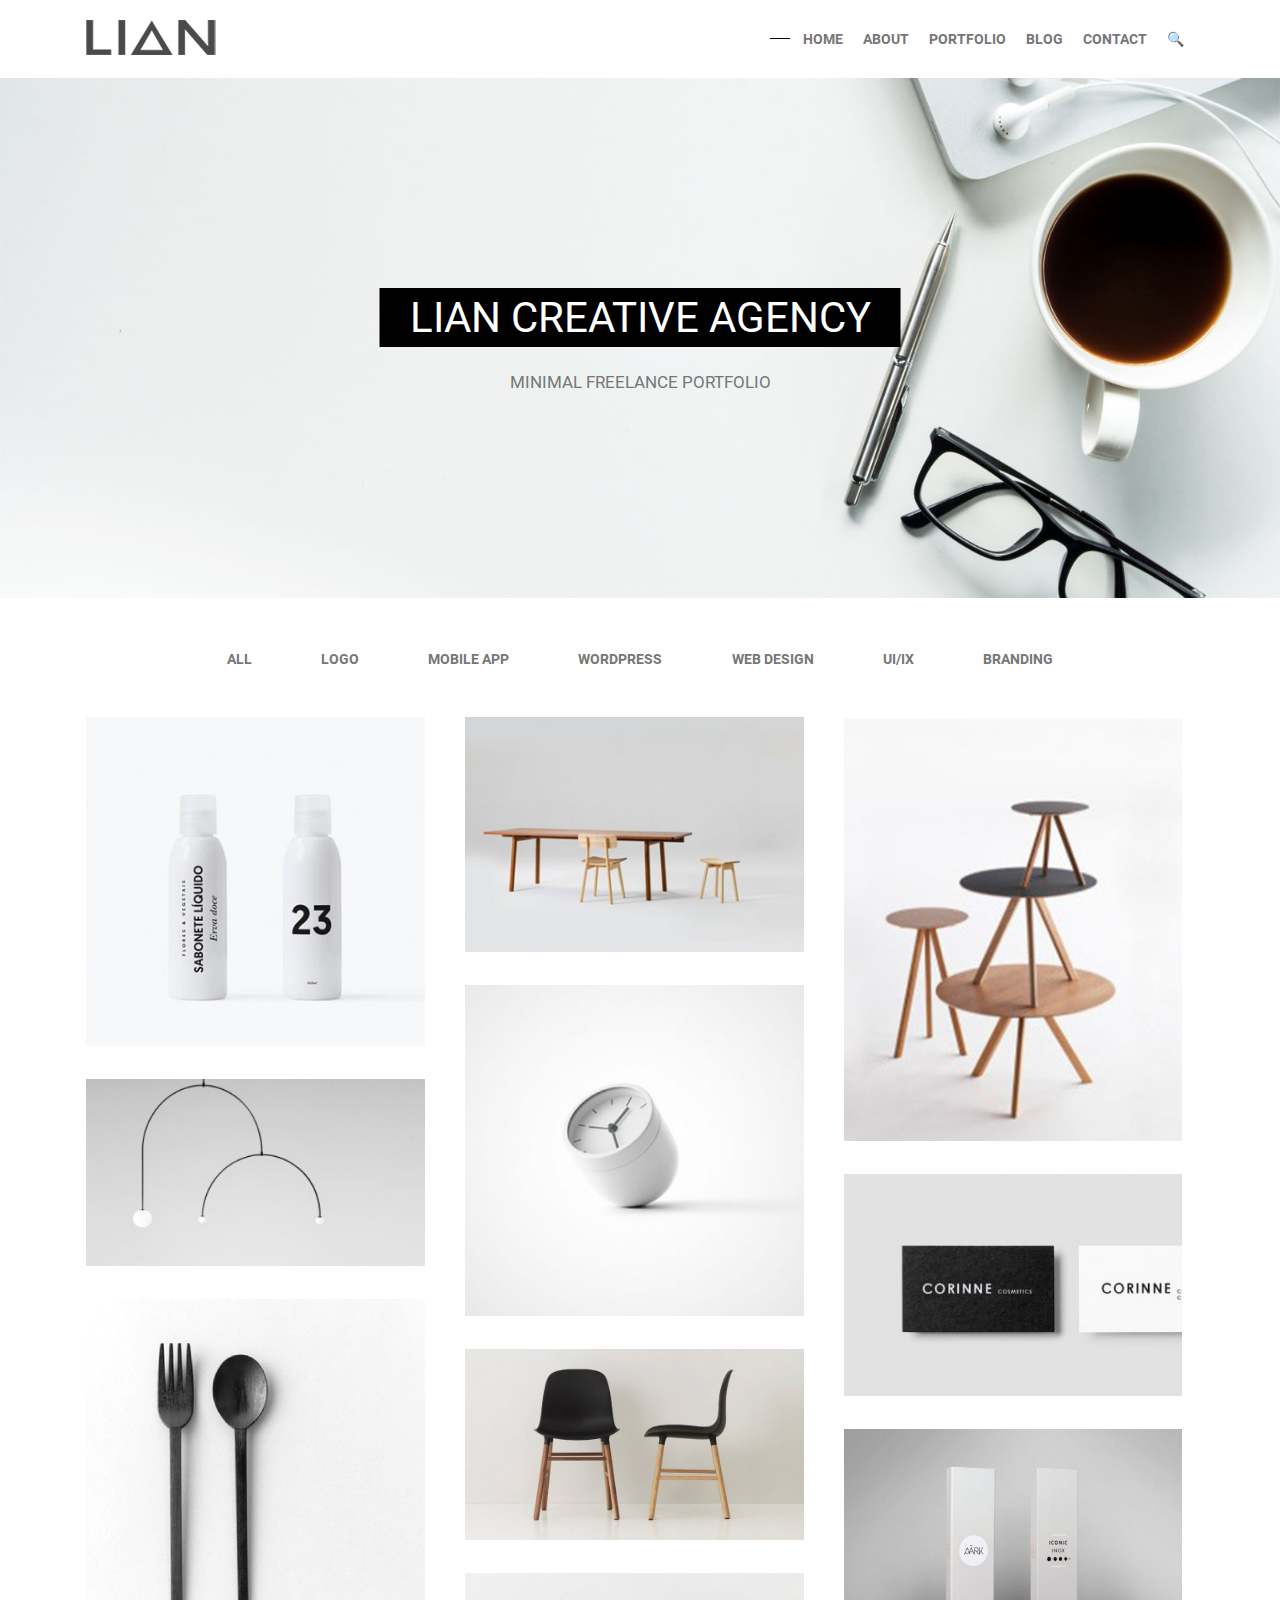
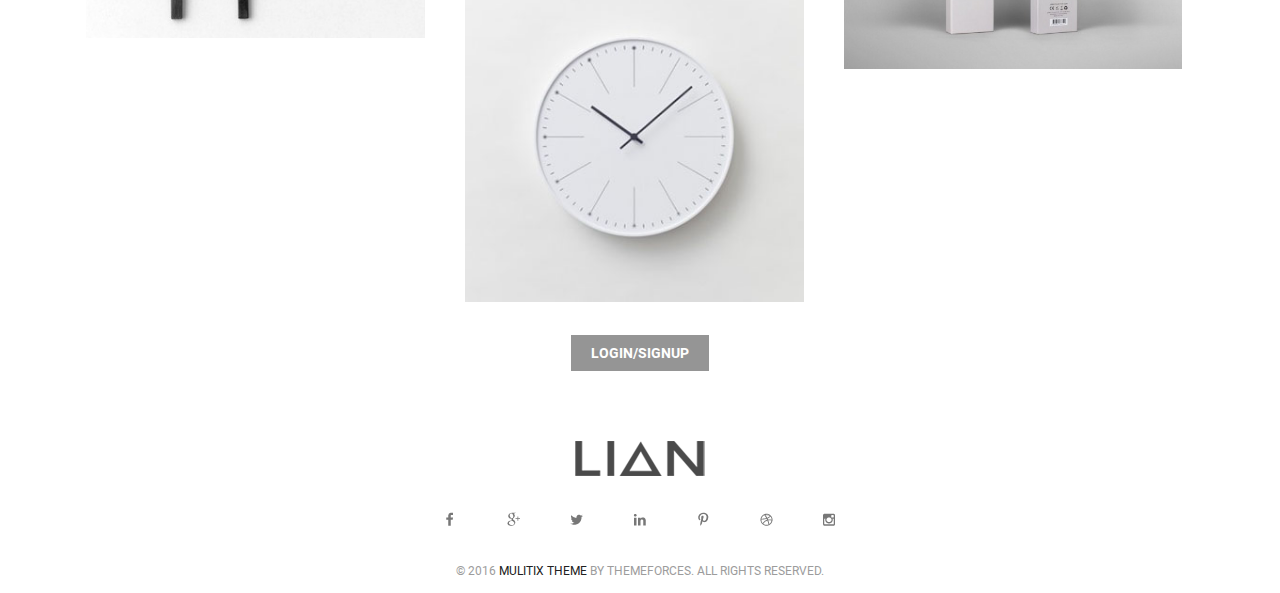
<file: index.html>
<!DOCTYPE html>
<html lang="ru">
<head>
    <meta charset="UTF-8">
    <title>Lian</title>
    <meta name="viewport" content="width=device-width, initial-scale=1.0, shrink-to-fit=no, viewport-fit=cover">
    <meta http-equiv="X-UA-Compatible" content="IE=edge">
    <meta name="format-detection" content="telephone=no,address=no">
    <meta name="theme-color" content="#4285f4">
    <link rel="stylesheet" href="css/style.css">
</head>
<body>
<header>
    <div class="container">
        <div class="headItems">
            <a class="headItems__logo" href="index.html"><img src="images/logo.png" alt="lian"></a>
            <span class="headItems__nav-btn">menu</span>
            <nav class="headItems__nav" id="nav">
                <a href="index.html">home</a>
                <a href="about.html">about</a>
                <a href="portfolio.html">portfolio</a>
                <a href="blog.html">blog</a>
                <a href="contact.html">contact</a>
                <a href="#">&#128269;</a>
            </nav>
        </div>
    </div>
</header>

<main>
    <div class="slider">
        <div class="sliderItems">
            <img src="images/slid2.jpg" alt="#">
            <div class="sliderItems__text">
                <h1 class="sliderItems__text-head">Lian Creative Agency</h1>
                <span>Minimal Freelance Portfolio</span>
            </div>
        </div>
    </div>
    <nav class="portfolioNav">
        <a href="#">all</a>
        <a href="#">logo</a>
        <a href="#">mobile app</a>
        <a href="#">wordpress</a>
        <a href="#">web design</a>
        <a href="#">ui/ix</a>
        <a href="#">branding</a>
    </nav>
    <div class="container">
        <div class="portfolioImg">
            <div class="portfolioImg__block">
                <a href="#"><img src="images/23.jpg" alt="23"></a>
                <a href="#"><img src="images/lamp.jpg" alt="lamp"></a>
                <a href="#"><img src="images/tableware.jpg" alt="tableware"></a>
            </div>
            <div class="portfolioImg__block portfolioImg__center">
                <a href="#"><img src="images/three-objects.jpg" alt="three-objects"></a>
                <a href="#"><img src="images/clock.jpg" alt="three-objects"></a>
                <a href="#"><img src="images/chair.jpg" alt="three-objects"></a>
                <a href="#"><img src="images/wall-clock.jpg" alt="three-objects"></a>
            </div>
            <div class="portfolioImg__block">
                <a href="#"><img src="images/round-tables.jpg" alt="round-tables"></a>
                <a href="#"><img src="images/corinne.jpg" alt="round-tables"></a>
                <a href="#"><img src="images/dore.jpg" alt="round-tables"></a>
            </div>
        </div>
        <div class="buttonLogin">
            <a href="#"> Login/signup</a>
        </div>
    </div>
</main>

<footer class="foot">
    <a href="index.html"><img src="images/logo.png" alt="lian"></a>
    <div class="footSocialBtn">
        <a href="#"><img src="img/fb.png" alt="#"></a>
        <a href="#"><img src="img/google.png" alt="#"></a>
        <a href="#"><img src="img/tv.png" alt="#"></a>
        <a href="#"><img src="img/in.png" alt="#"></a>
        <a href="#"><img src="img/p.png" alt="#"></a>
        <a href="#"><img src="img/ball.png" alt="#"></a>
        <a href="#"><img src="img/insta.png" alt="#"></a>
    </div>
    <small>&#169; 2016 <span>Mulitix Theme</span> by ThemeForces. All Rights Reserved.</small>
</footer>
</body>
</html>
</file>
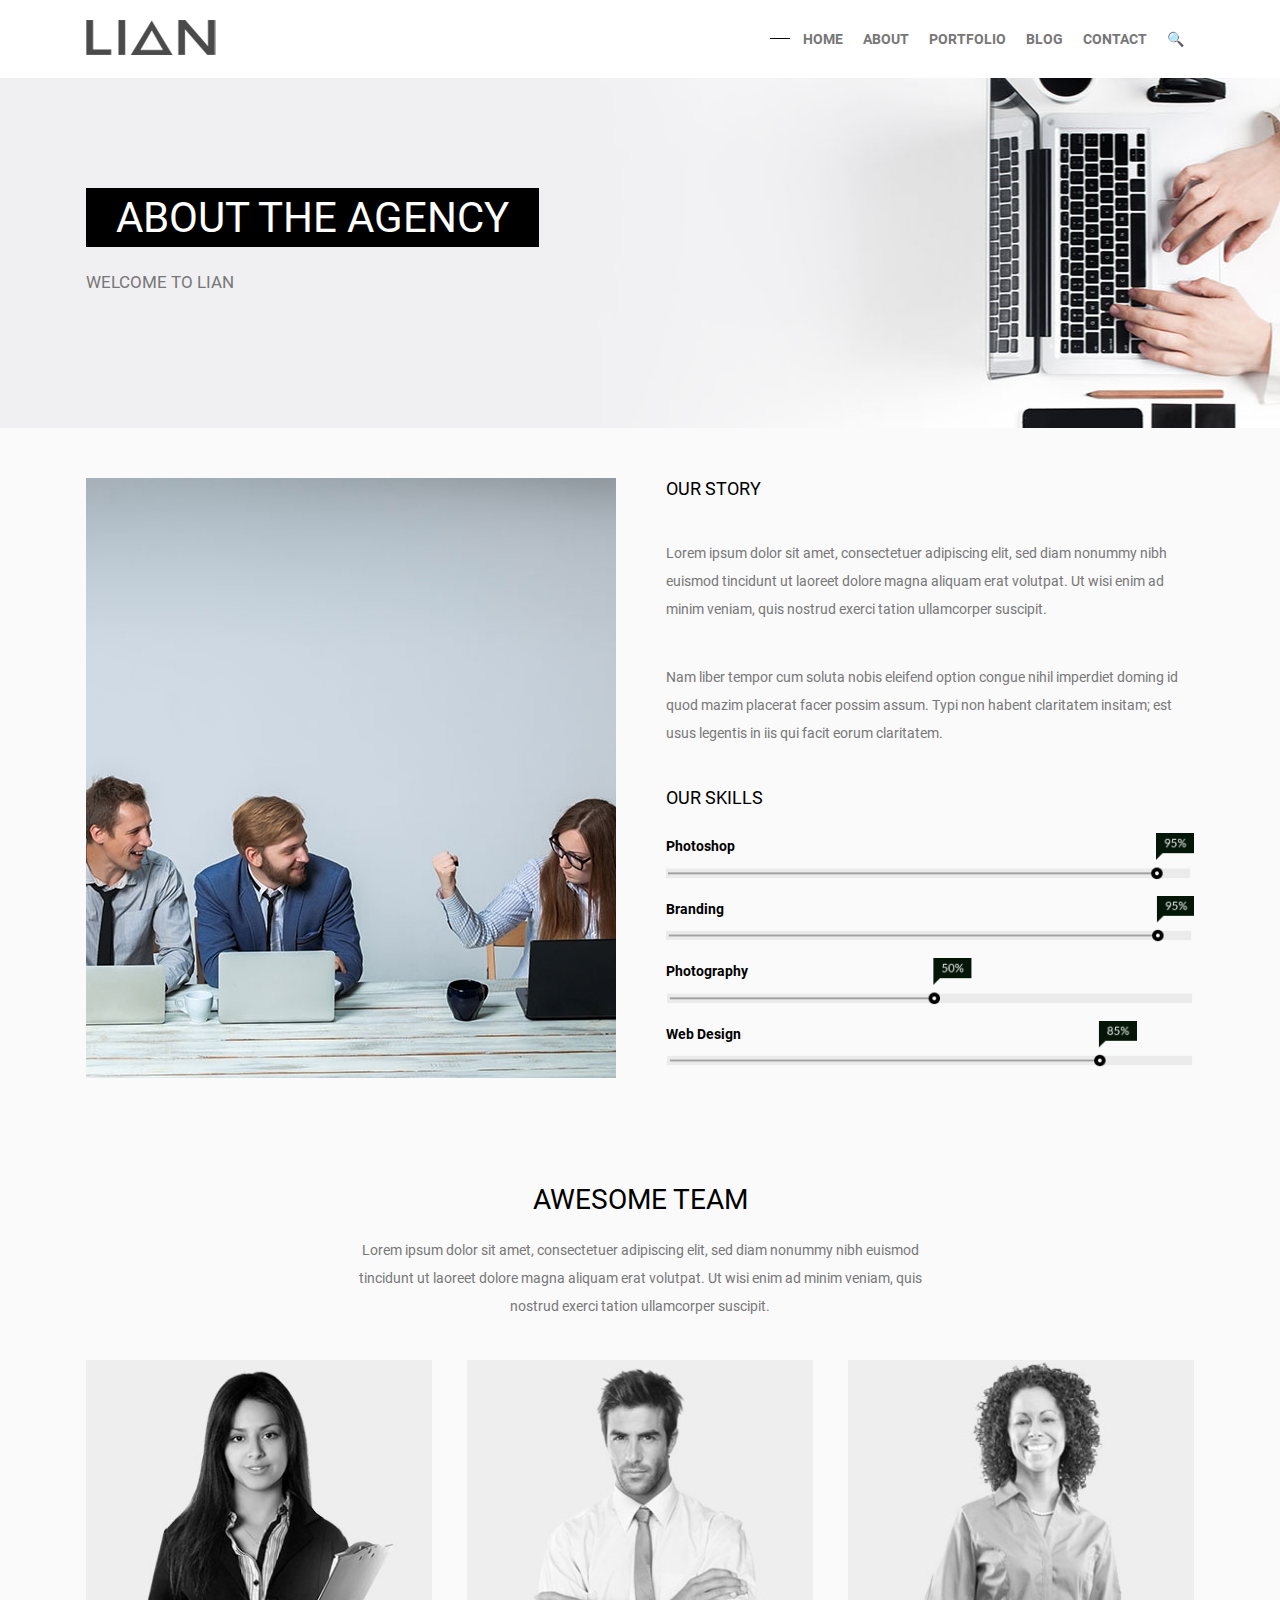
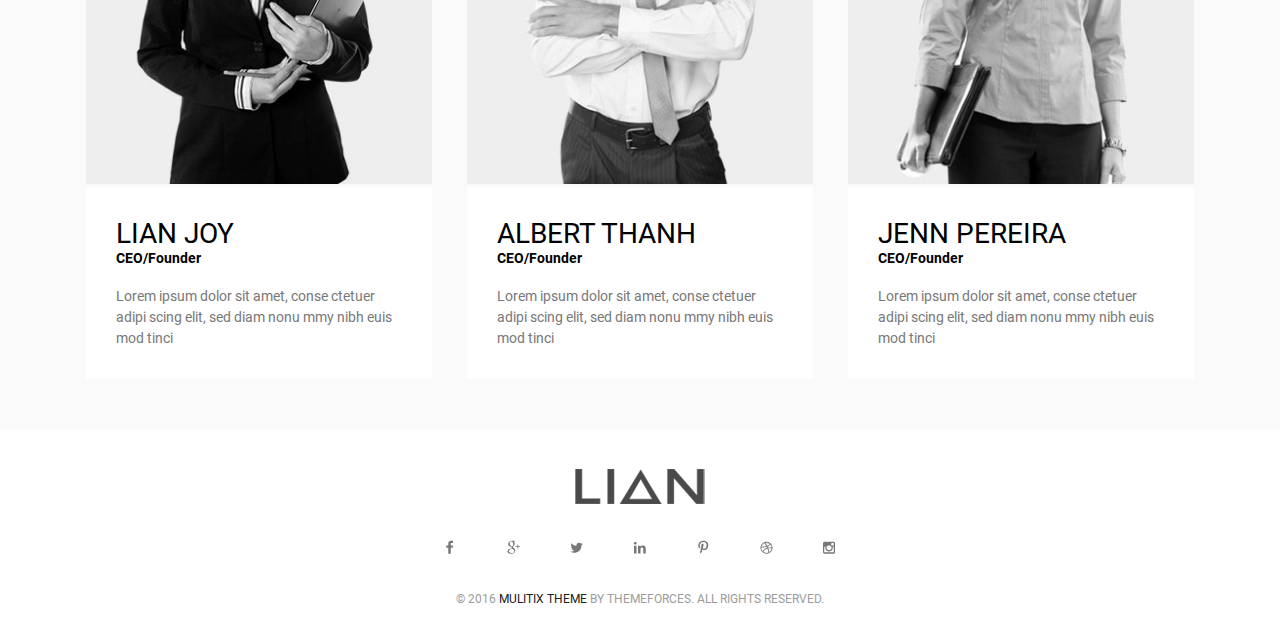
<file: about.html>
<!DOCTYPE html>
<html lang="ru">
<head>
    <meta charset="UTF-8">
    <title>Lian</title>
    <meta name="viewport" content="width=device-width, initial-scale=1.0, shrink-to-fit=no, viewport-fit=cover">
    <meta http-equiv="X-UA-Compatible" content="IE=edge">
    <meta name="format-detection" content="telephone=no,address=no">
    <meta name="theme-color" content="#4285f4">
    <link rel="stylesheet" href="css/style.css">
</head>
<body>
<header>
    <div class="container">
        <div class="headItems">
            <a class="headItems__logo" href="index.html"><img src="images/logo.png" alt="lian"></a>
            <span class="headItems__nav-btn">menu</span>
            <nav class="headItems__nav" id="nav">
                <a href="index.html">home</a>
                <a href="about.html">about</a>
                <a href="portfolio.html">portfolio</a>
                <a href="blog.html">blog</a>
                <a href="contact.html">contact</a>
                <a href="#">&#128269;</a>
            </nav>
        </div>
    </div>
</header>

<main class="mainAbout">
    <div class="mainAbout__head">
        <div class="container">
            <h1 class="head__h1">About The Agency</h1>
            <span class="head__subtitle">Welcome to Lian</span>
        </div>
    </div>
    <div class="mainAbout__story">
        <div class="container">
            <div class="mainAbout__storyItems clearfix">
                <img class="storyItems__img" src="images/our-story.jpg" alt="our-story">
                <h2 class="mainAbout__h2">our story</h2>
                <p>Lorem ipsum dolor sit amet, consectetuer adipiscing elit, sed diam nonummy nibh euismod tincidunt ut laoreet dolore magna aliquam erat volutpat. Ut wisi enim ad minim veniam, quis nostrud exerci tation ullamcorper suscipit.</p>
                <p>Nam liber tempor cum soluta nobis eleifend option congue nihil imperdiet doming id quod mazim placerat facer possim assum. Typi non habent claritatem insitam; est usus legentis in iis qui facit eorum claritatem.</p>
                <div class="mainAbout__skills">
                    <h2 class="mainAbout__h2 skills-h2">our skills</h2>
                    <div class="skillsItem">
                        <h3 class="skillsItem__headLevel">Photoshop</h3>
                        <img src="images/level-photoshop.png" alt="#">
                    </div>
                    <div class="skillsItem">
                        <h3 class="skillsItem__headLevel">Branding</h3>
                        <img src="images/level-branding.png" alt="#">
                    </div>
                    <div class="skillsItem">
                        <h3 class="skillsItem__headLevel">Photography</h3>
                        <img src="images/level-photography.png" alt="#">
                    </div>
                    <div class="skillsItem">
                        <h3 class="skillsItem__headLevel">Web Design</h3>
                        <img src="images/level-design.png" alt="#">
                    </div>
                </div>
            </div>
            <div class="mainAbout__team">
                <h2 class="team__head">Awesome Team</h2>
                <p>Lorem ipsum dolor sit amet, consectetuer adipiscing elit, sed diam nonummy nibh euismod <br>tincidunt ut laoreet dolore magna aliquam erat volutpat. Ut wisi enim ad minim veniam, quis <br>nostrud exerci tation ullamcorper suscipit.</p>
            </div>
            <div class="team__items">
                <div class="team__member">
                    <img src="images/lian-joy.jpg" alt="lian-joy">
                    <div class="team__member-text">
                        <h2>lian joy</h2>
                        <span>CEO/Founder</span>
                        <p>Lorem ipsum dolor sit amet, conse ctetuer adipi scing elit, sed diam nonu mmy nibh euis mod tinci</p>
                    </div>
                </div>
                <div class="team__member">
                    <img src="images/albert-thanh.jpg" alt="lian-joy">
                    <div class="team__member-text">
                        <h2>albert thanh</h2>
                        <span>CEO/Founder</span>
                        <p>Lorem ipsum dolor sit amet, conse ctetuer adipi scing elit, sed diam nonu mmy nibh euis mod tinci</p>
                    </div>
                </div>
                <div class="team__member">
                    <img src="images/jenn-pereira.jpg" alt="lian-joy">
                    <div class="team__member-text">
                        <h2>jenn pereira</h2>
                        <span>CEO/Founder</span>
                        <p>Lorem ipsum dolor sit amet, conse ctetuer adipi scing elit, sed diam nonu mmy nibh euis mod tinci</p>
                    </div>
                </div>
            </div>
        </div>
    </div>
</main>

<footer class="foot">
    <a href="index.html"><img src="images/logo.png" alt="lian"></a>
    <div class="footSocialBtn">
        <a href="#"><img src="img/fb.png" alt="#"></a>
        <a href="#"><img src="img/google.png" alt="#"></a>
        <a href="#"><img src="img/tv.png" alt="#"></a>
        <a href="#"><img src="img/in.png" alt="#"></a>
        <a href="#"><img src="img/p.png" alt="#"></a>
        <a href="#"><img src="img/ball.png" alt="#"></a>
        <a href="#"><img src="img/insta.png" alt="#"></a>
    </div>
    <small>&#169; 2016 <span>Mulitix Theme</span> by ThemeForces. All Rights Reserved.</small>
</footer>
</body>
</html>
</file>
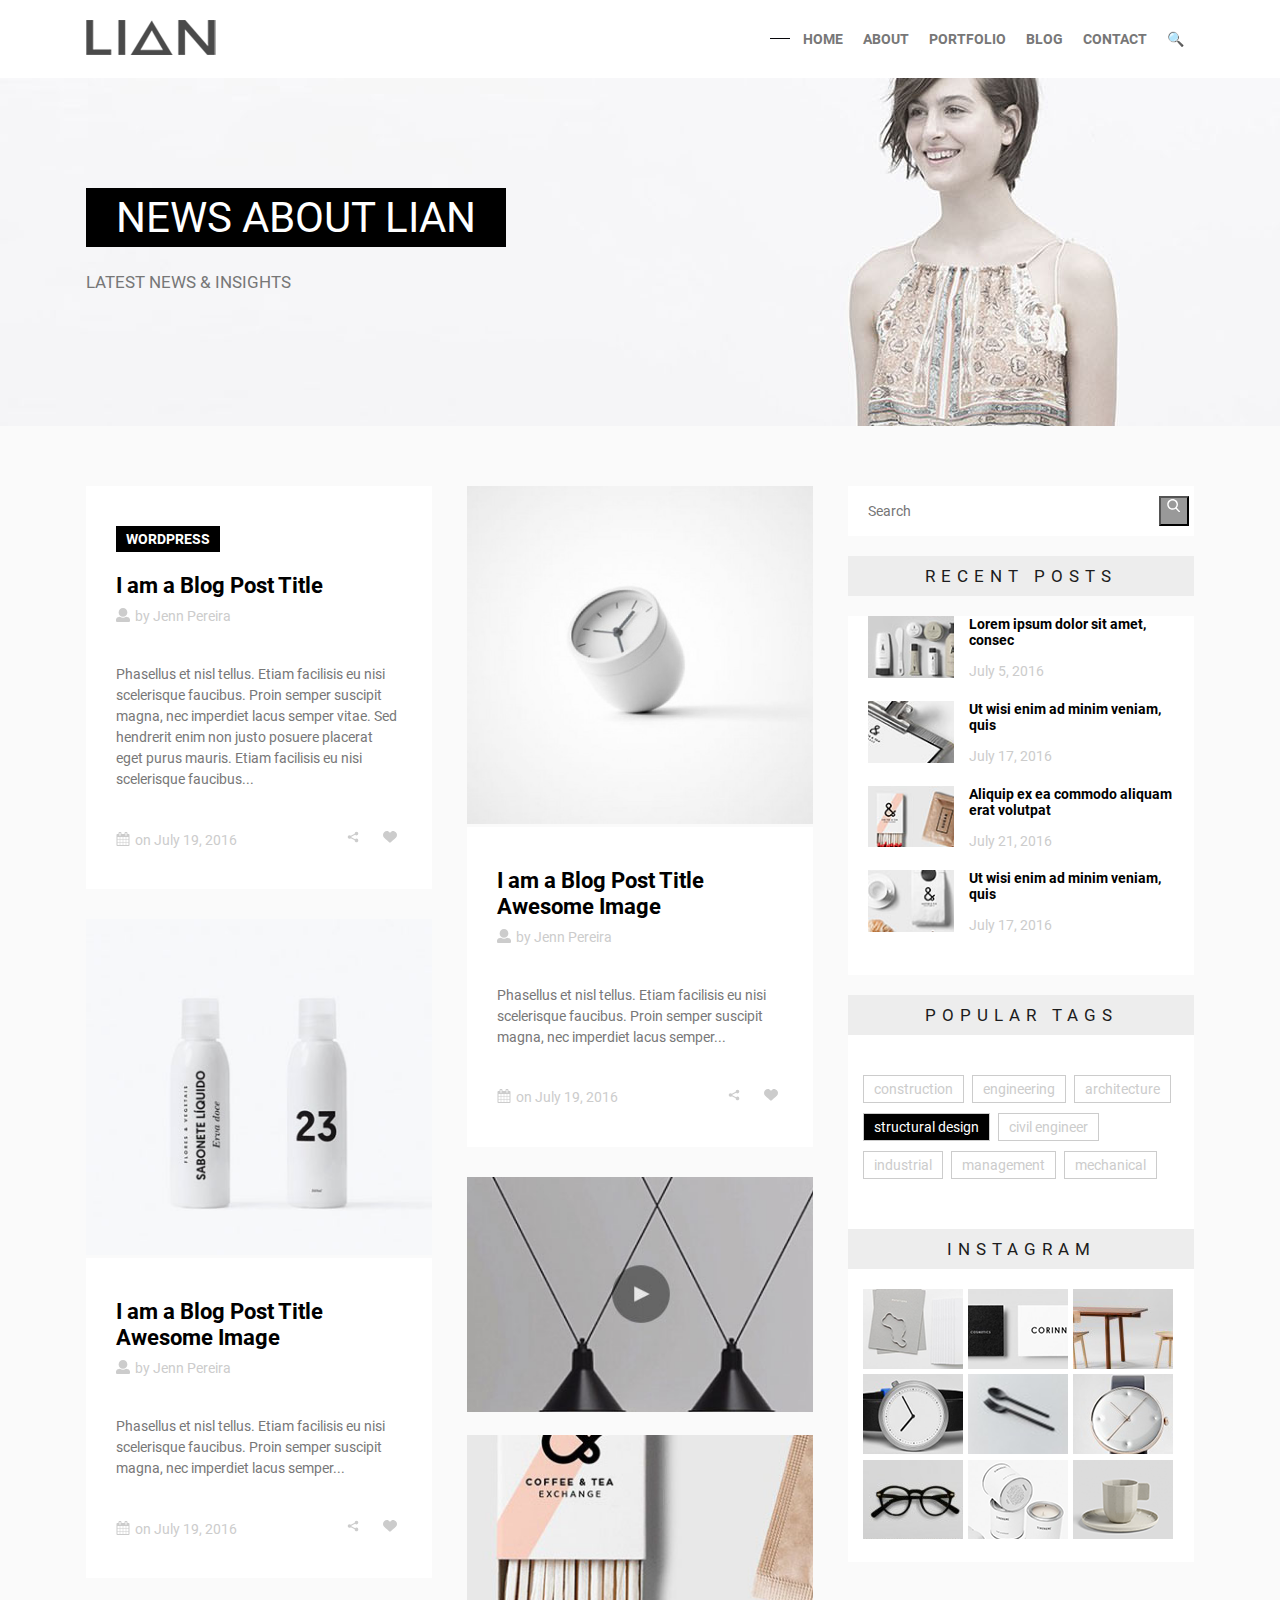
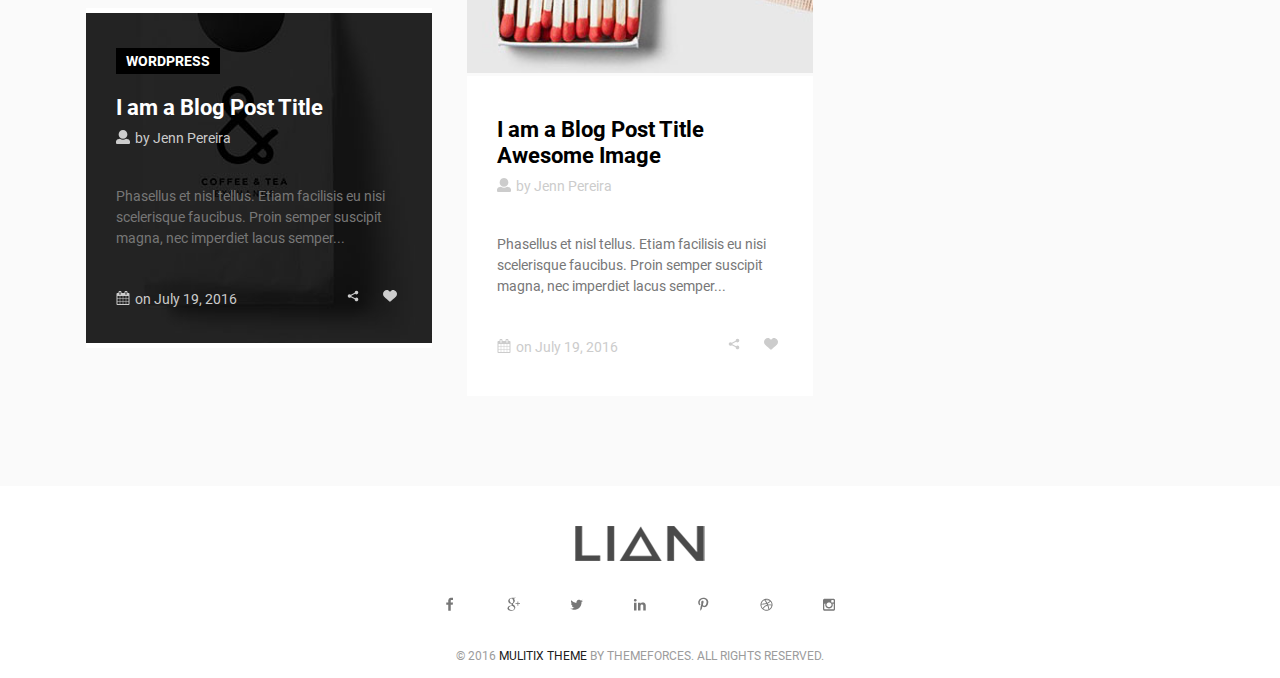
<file: blog.html>
<!DOCTYPE html>
<html lang="ru">
<head>
    <meta charset="UTF-8">
    <title>Lian</title>
    <meta name="viewport" content="width=device-width, initial-scale=1.0, shrink-to-fit=no, viewport-fit=cover">
    <meta http-equiv="X-UA-Compatible" content="IE=edge">
    <meta name="format-detection" content="telephone=no,address=no">
    <meta name="theme-color" content="#4285f4">
    <link rel="stylesheet" href="css/style.css">
</head>
<body>
<header>
    <div class="container">
        <div class="headItems">
            <a class="headItems__logo" href="index.html"><img src="images/logo.png" alt="lian"></a>
            <span class="headItems__nav-btn">menu</span>
            <nav class="headItems__nav" id="nav">
                <a href="index.html">home</a>
                <a href="about.html">about</a>
                <a href="portfolio.html">portfolio</a>
                <a href="blog.html">blog</a>
                <a href="contact.html">contact</a>
                <a href="#">&#128269;</a>
            </nav>
        </div>
    </div>
</header>

<main class="mainBlog">
    <div class="mainBlog__head">
        <div class="container">
            <h1 class="head__h1">News About Lian</h1>
            <span class="head__subtitle">Latest News & Insights</span>
        </div>
    </div>
    <div class="blogBlock">
        <div class="container">
            <div class="blog__elements">
                <div class="blog__column">
                    <div class="blog__post">
                        <div class="blog__post-text">
                            <span class="blog__post-category">wordpress</span>
                            <h2 class="blog__post-head">I am a Blog Post Title</h2>
                            <span class="blog__post-author">
                                <svg class="site-icon blog__post-icon" xmlns="http://www.w3.org/2000/svg">
                                    <use xlink:href="img/svg/svg-symbols.svg#user"></use>
                                </svg>
                                by Jenn Pereira
                            </span>
                            <p class="blog__post-preview">Phasellus et nisl tellus. Etiam facilisis eu nisi scelerisque faucibus. Proin semper suscipit magna, nec imperdiet lacus semper vitae. Sed hendrerit enim non justo posuere placerat eget purus mauris. Etiam facilisis eu nisi scelerisque faucibus...</p>
                            <div class="blog__postFooter">
                                <span class="postFooter__data">
                                    <svg class="site-icon blog__post-icon" xmlns="http://www.w3.org/2000/svg">
                                        <use xlink:href="img/svg/svg-symbols.svg#calendar"></use>
                                    </svg>
                                    on July 19, 2016
                                </span>
                                <div class="postFooter__buttons">
                                    <a class="postFooter__share" href="#">
                                        <svg class="site-icon postFooter__buttons-icon" xmlns="http://www.w3.org/2000/svg">
                                            <use xlink:href="img/svg/svg-symbols.svg#share"></use>
                                        </svg>
                                    </a>
                                    <a href="#" class="postFooter__like">
                                        <svg class="site-icon postFooter__buttons-icon" xmlns="http://www.w3.org/2000/svg">
                                            <use xlink:href="img/svg/svg-symbols.svg#likeblackheart"></use>
                                        </svg>
                                    </a>
                                </div>
                            </div>
                        </div>
                    </div>
                    <div class="blog__post">
                        <img src="images/23.jpg" alt="23">
                        <div class="blog__post-text">
                            <h2 class="blog__post-head">I am a Blog Post Title Awesome Image</h2>
                            <span class="blog__post-author">
                                <svg class="site-icon blog__post-icon" xmlns="http://www.w3.org/2000/svg">
                                    <use xlink:href="img/svg/svg-symbols.svg#user"></use>
                                </svg>
                                by Jenn Pereira
                            </span>
                            <p class="blog__post-preview">Phasellus et nisl tellus. Etiam facilisis eu nisi scelerisque faucibus. Proin semper suscipit magna, nec imperdiet lacus semper...</p>
                            <div class="blog__postFooter">
                                <span class="postFooter__data">
                                    <svg class="site-icon blog__post-icon" xmlns="http://www.w3.org/2000/svg">
                                        <use xlink:href="img/svg/svg-symbols.svg#calendar"></use>
                                    </svg>
                                    on July 19, 2016
                                </span>
                                <div class="postFooter__buttons">
                                    <a class="postFooter__share" href="#">
                                        <svg class="site-icon postFooter__buttons-icon" xmlns="http://www.w3.org/2000/svg">
                                            <use xlink:href="img/svg/svg-symbols.svg#share"></use>
                                        </svg>
                                    </a>
                                    <a href="#" class="postFooter__like">
                                        <svg class="site-icon postFooter__buttons-icon" xmlns="http://www.w3.org/2000/svg">
                                            <use xlink:href="img/svg/svg-symbols.svg#likeblackheart"></use>
                                        </svg>
                                    </a>
                                </div>
                            </div>
                        </div>
                    </div>
                    <div class="blog__post">
                        <div class="blog__post-text blog__postBg">
                            <span class="blog__post-category">wordpress</span>
                            <h2 class="blog__post-head">I am a Blog Post Title</h2>
                            <span class="blog__post-author">
                                <svg class="site-icon blog__post-icon" xmlns="http://www.w3.org/2000/svg">
                                    <use xlink:href="img/svg/svg-symbols.svg#user"></use>
                                </svg>
                                by Jenn Pereira
                            </span>
                            <p class="blog__post-preview">Phasellus et nisl tellus. Etiam facilisis eu nisi scelerisque faucibus. Proin semper suscipit magna, nec imperdiet lacus semper...</p>
                            <div class="blog__postFooter">
                                <span class="postFooter__data">
                                    <svg class="site-icon blog__post-icon" xmlns="http://www.w3.org/2000/svg">
                                        <use xlink:href="img/svg/svg-symbols.svg#calendar"></use>
                                    </svg>
                                    on July 19, 2016
                                </span>
                                <div class="postFooter__buttons">
                                    <a class="postFooter__share" href="#">
                                        <svg class="site-icon postFooter__buttons-icon" xmlns="http://www.w3.org/2000/svg">
                                            <use xlink:href="img/svg/svg-symbols.svg#share"></use>
                                        </svg>
                                    </a>
                                    <a href="#" class="postFooter__like">
                                        <svg class="site-icon postFooter__buttons-icon" xmlns="http://www.w3.org/2000/svg">
                                            <use xlink:href="img/svg/svg-symbols.svg#likeblackheart"></use>
                                        </svg>
                                    </a>
                                </div>
                            </div>
                        </div>
                    </div>
                </div>
                <div class="blog__column">
                    <div class="blog__post">
                        <img src="images/clock.jpg" alt="clock">
                        <div class="blog__post-text">
                            <h2 class="blog__post-head">I am a Blog Post Title Awesome Image</h2>
                            <span class="blog__post-author">
                                <svg class="site-icon blog__post-icon" xmlns="http://www.w3.org/2000/svg">
                                    <use xlink:href="img/svg/svg-symbols.svg#user"></use>
                                </svg>
                                by Jenn Pereira
                            </span>
                            <p class="blog__post-preview">Phasellus et nisl tellus. Etiam facilisis eu nisi scelerisque faucibus. Proin semper suscipit magna, nec imperdiet lacus semper...</p>
                            <div class="blog__postFooter">
                                <span class="postFooter__data">
                                    <svg class="site-icon blog__post-icon" xmlns="http://www.w3.org/2000/svg">
                                        <use xlink:href="img/svg/svg-symbols.svg#calendar"></use>
                                    </svg>
                                    on July 19, 2016
                                </span>
                                <div class="postFooter__buttons">
                                    <a class="postFooter__share" href="#">
                                        <svg class="site-icon postFooter__buttons-icon" xmlns="http://www.w3.org/2000/svg">
                                            <use xlink:href="img/svg/svg-symbols.svg#share"></use>
                                        </svg>
                                    </a>
                                    <a href="#" class="postFooter__like">
                                        <svg class="site-icon postFooter__buttons-icon" xmlns="http://www.w3.org/2000/svg">
                                            <use xlink:href="img/svg/svg-symbols.svg#likeblackheart"></use>
                                        </svg>
                                    </a>
                                </div>
                            </div>
                        </div>
                    </div>
                    <div class="blog__video">
                        <img src="images/video.jpg" alt="#">
                    </div>
                    <div class="blog__post">
                        <img src="images/matches.jpg" alt="23">
                        <div class="blog__post-text">
                            <h2 class="blog__post-head">I am a Blog Post Title Awesome Image</h2>
                            <span class="blog__post-author">
                                <svg class="site-icon blog__post-icon" xmlns="http://www.w3.org/2000/svg">
                                    <use xlink:href="img/svg/svg-symbols.svg#user"></use>
                                </svg>
                                by Jenn Pereira
                            </span>
                            <p class="blog__post-preview">Phasellus et nisl tellus. Etiam facilisis eu nisi scelerisque faucibus. Proin semper suscipit magna, nec imperdiet lacus semper...</p>
                            <div class="blog__postFooter">
                                <span class="postFooter__data">
                                    <svg class="site-icon blog__post-icon" xmlns="http://www.w3.org/2000/svg">
                                        <use xlink:href="img/svg/svg-symbols.svg#calendar"></use>
                                    </svg>
                                    on July 19, 2016
                                </span>
                                <div class="postFooter__buttons">
                                    <a class="postFooter__share" href="#">
                                        <svg class="site-icon postFooter__buttons-icon" xmlns="http://www.w3.org/2000/svg">
                                            <use xlink:href="img/svg/svg-symbols.svg#share"></use>
                                        </svg>
                                    </a>
                                    <a href="#" class="postFooter__like">
                                        <svg class="site-icon postFooter__buttons-icon" xmlns="http://www.w3.org/2000/svg">
                                            <use xlink:href="img/svg/svg-symbols.svg#likeblackheart"></use>
                                        </svg>
                                    </a>
                                </div>
                            </div>
                        </div>
                    </div>
                </div>
                <aside class="blog__column blog__aside">
                    <form action="#" method="get" class="aside__formSearch">
                        <input name="s" placeholder="Search" type="text" class="formSearch__input">
                        <button type="image" class="formSearch__button">
                            <svg class="site-icon formSearch__icon" xmlns="http://www.w3.org/2000/svg" viewBox="0 0 485.2 485.2">
                                <use xlink:href="img/svg/svg-symbols.svg#search"></use>
                            </svg>
                        </button>
                    </form>
                    <div class="aside__recentPosts">
                        <h2 class="aside__head">Recent Posts</h2>
                        <div class="recentPosts__items">
                            <div class="recentPosts__item">
                                <a href="#"><img src="images/1.jpg" alt="#"></a>
                                <div class="recentPosts__item-text">
                                    <h3 class="recentPosts__item-head">Lorem ipsum dolor sit amet, consec</h3>
                                    <span class="recentPosts__item-data">July 5, 2016</span>
                                </div>
                            </div>
                            <div class="recentPosts__item">
                                <a href="#"><img src="images/2.jpg" alt="#"></a>
                                <div class="recentPosts__item-text">
                                    <h3 class="recentPosts__item-head">Ut wisi enim ad minim veniam, quis</h3>
                                    <span class="recentPosts__item-data">July 17, 2016</span>
                                </div>
                            </div>
                            <div class="recentPosts__item">
                                <a href="#"><img src="images/3.jpg" alt="#"></a>
                                <div class="recentPosts__item-text">
                                    <h3 class="recentPosts__item-head">Aliquip ex ea commodo aliquam erat volutpat</h3>
                                    <span class="recentPosts__item-data">July 21, 2016</span>
                                </div>
                            </div>
                            <div class="recentPosts__item">
                                <a href="#"><img src="images/4.jpg" alt="#"></a>
                                <div class="recentPosts__item-text">
                                    <h3 class="recentPosts__item-head">Ut wisi enim ad minim veniam, quis</h3>
                                    <span class="recentPosts__item-data">July 17, 2016</span>
                                </div>
                            </div>
                        </div>
                    </div>
                    <div class="aside__tags">
                        <h2 class="aside__head">Popular tags</h2>
                        <div class="tags__items">
                            <a href="#">construction</a>
                            <a href="#">engineering</a>
                            <a href="#">architecture</a>
                            <a href="#">structural design</a>
                            <a href="#">civil engineer</a>
                            <a href="#">industrial</a>
                            <a href="#">management</a>
                            <a href="#">mechanical</a>
                        </div>
                    </div>
                    <div class="aside__instagram">
                        <h2 class="aside__head">Instagram</h2>
                        <div class="instagram__img">
                            <img src="images/instagram.png" alt="#">
                        </div>
                    </div>
                </aside>
            </div>
        </div>
    </div>
</main>

<footer class="foot">
    <a href="index.html"><img src="images/logo.png" alt="lian"></a>
    <div class="footSocialBtn">
        <a href="#"><img src="img/fb.png" alt="#"></a>
        <a href="#"><img src="img/google.png" alt="#"></a>
        <a href="#"><img src="img/tv.png" alt="#"></a>
        <a href="#"><img src="img/in.png" alt="#"></a>
        <a href="#"><img src="img/p.png" alt="#"></a>
        <a href="#"><img src="img/ball.png" alt="#"></a>
        <a href="#"><img src="img/insta.png" alt="#"></a>
    </div>
    <small>&#169; 2016 <span>Mulitix Theme</span> by ThemeForces. All Rights Reserved.</small>
</footer>
</body>
</html>
</file>
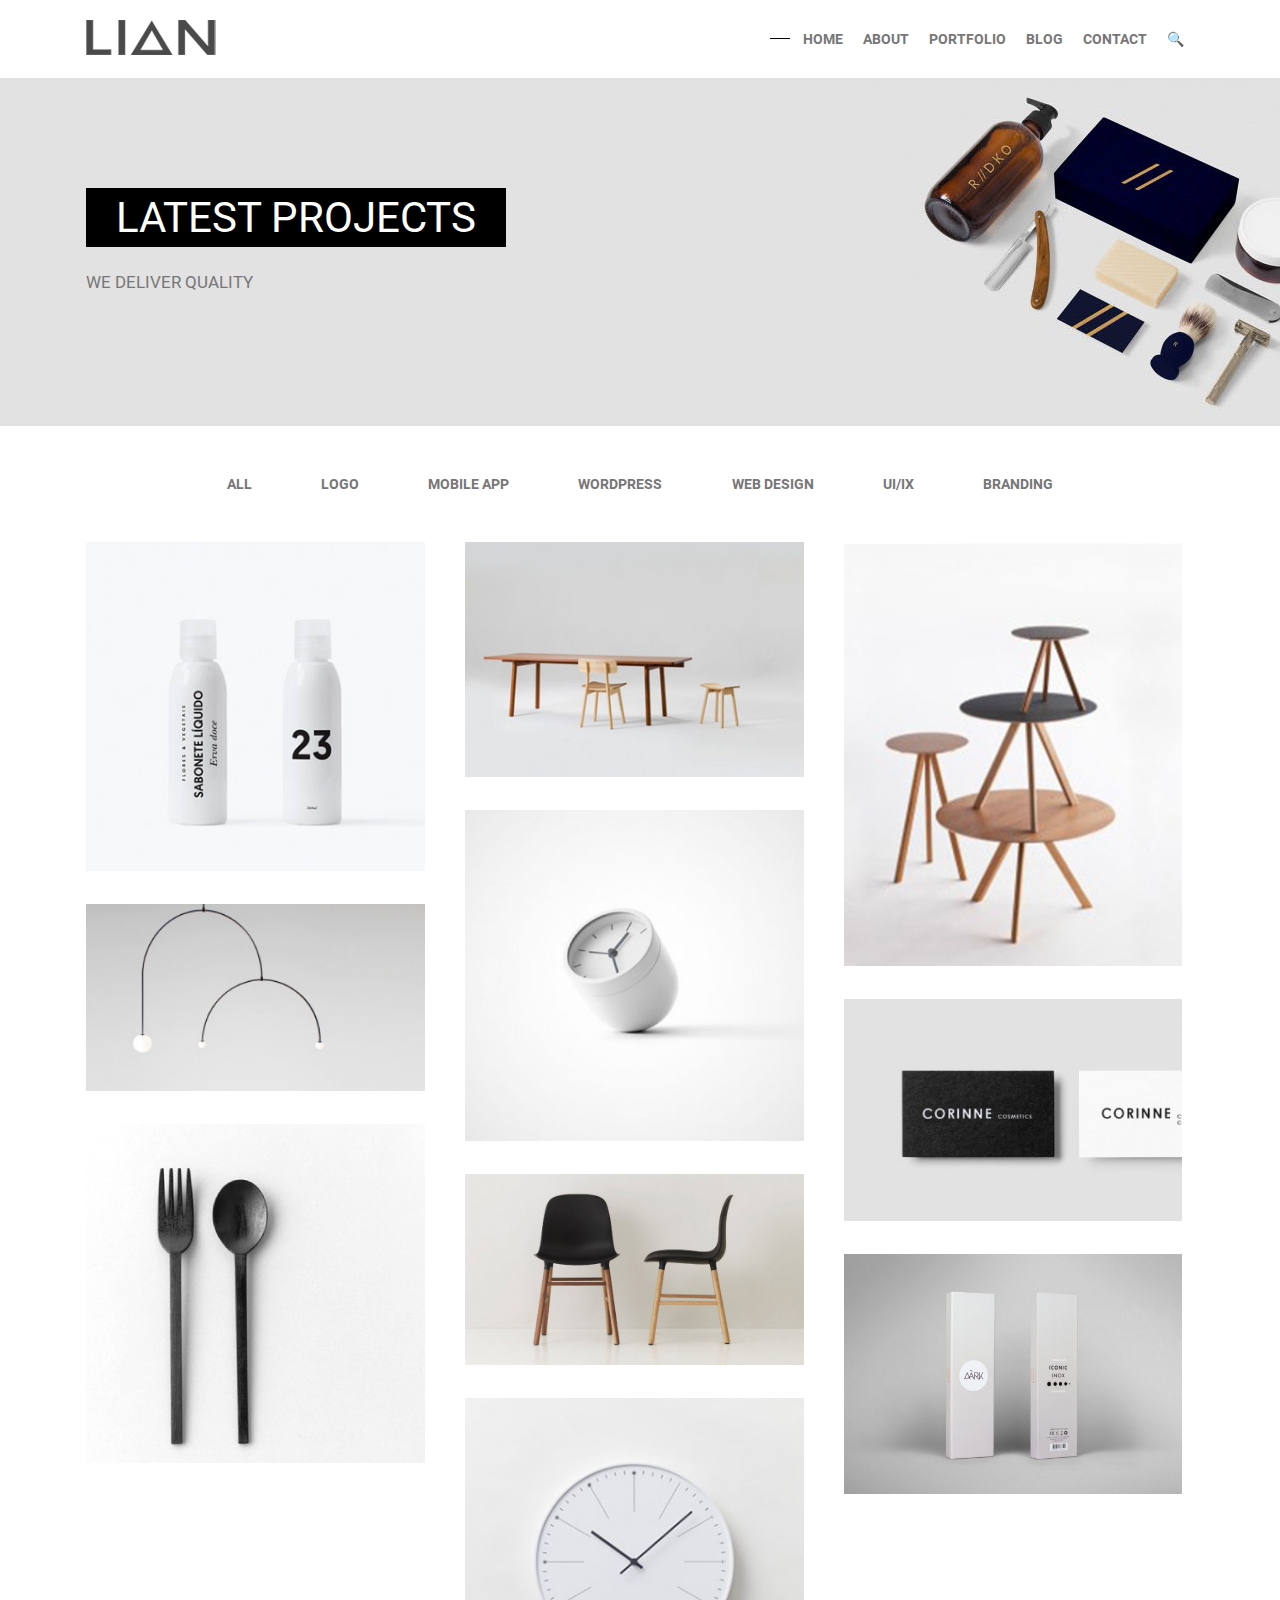
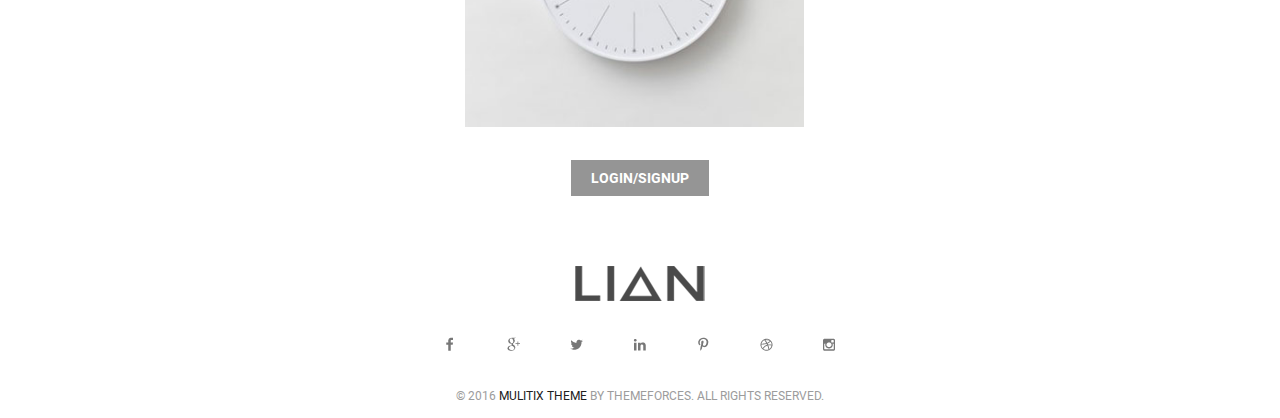
<file: portfolio.html>
<!DOCTYPE html>
<html lang="ru">
<head>
    <meta charset="UTF-8">
    <title>Lian</title>
    <meta name="viewport" content="width=device-width, initial-scale=1.0, shrink-to-fit=no, viewport-fit=cover">
    <meta http-equiv="X-UA-Compatible" content="IE=edge">
    <meta name="format-detection" content="telephone=no,address=no">
    <meta name="theme-color" content="#4285f4">
    <link rel="stylesheet" href="css/style.css">
</head>
<body>
<header>
    <div class="container">
        <div class="headItems">
            <a class="headItems__logo" href="index.html"><img src="images/logo.png" alt="lian"></a>
            <span class="headItems__nav-btn">menu</span>
            <nav class="headItems__nav" id="nav">
                <a href="index.html">home</a>
                <a href="about.html">about</a>
                <a href="portfolio.html">portfolio</a>
                <a href="blog.html">blog</a>
                <a href="contact.html">contact</a>
                <a href="#">&#128269;</a>
            </nav>
        </div>
    </div>
</header>

<main class="mainPortfolio">
    <div class="mainPortfolio__head">
        <div class="container">
            <h1 class="head__h1">LATEST PROJECTS</h1>
            <span class="head__subtitle">We Deliver Quality</span>
        </div>
    </div>
    <nav class="portfolioNav">
        <a href="#">all</a>
        <a href="#">logo</a>
        <a href="#">mobile app</a>
        <a href="#">wordpress</a>
        <a href="#">web design</a>
        <a href="#">ui/ix</a>
        <a href="#">branding</a>
    </nav>
    <div class="container">
        <div class="portfolioImg">
            <div class="portfolioImg__block">
                <a href="#"><img src="images/23.jpg" alt="23"></a>
                <a href="#"><img src="images/lamp.jpg" alt="lamp"></a>
                <a href="#"><img src="images/tableware.jpg" alt="tableware"></a>
            </div>
            <div class="portfolioImg__block portfolioImg__center">
                <a href="#"><img src="images/three-objects.jpg" alt="three-objects"></a>
                <a href="#"><img src="images/clock.jpg" alt="three-objects"></a>
                <a href="#"><img src="images/chair.jpg" alt="three-objects"></a>
                <a href="#"><img src="images/wall-clock.jpg" alt="three-objects"></a>
            </div>
            <div class="portfolioImg__block">
                <a href="#"><img src="images/round-tables.jpg" alt="round-tables"></a>
                <a href="#"><img src="images/corinne.jpg" alt="round-tables"></a>
                <a href="#"><img src="images/dore.jpg" alt="round-tables"></a>
            </div>
        </div>
        <div class="buttonLogin">
            <a href="#"> Login/signup</a>
        </div>
    </div>
</main>

<footer class="foot">
    <a href="index.html"><img src="images/logo.png" alt="lian"></a>
    <div class="footSocialBtn">
        <a href="#"><img src="img/fb.png" alt="#"></a>
        <a href="#"><img src="img/google.png" alt="#"></a>
        <a href="#"><img src="img/tv.png" alt="#"></a>
        <a href="#"><img src="img/in.png" alt="#"></a>
        <a href="#"><img src="img/p.png" alt="#"></a>
        <a href="#"><img src="img/ball.png" alt="#"></a>
        <a href="#"><img src="img/insta.png" alt="#"></a>
    </div>
    <small>&#169; 2016 <span>Mulitix Theme</span> by ThemeForces. All Rights Reserved.</small>
</footer>
</body>
</html>
</file>
<file: css/style.css>
@charset "UTF-8";
:root {
    --color-primary: #01A9DB;
    --color-secondary: #828282;
    --color-accent: #FFA500;
    --color-error: #FF5252;
    --color-info: #2196F3;
    --color-success: #4CAF50;
    --color-warning: #FFC107;
}
@font-face {
    font-family: 'Open Sans';
    src: url('../fonts/OpenSans-Regular.woff2') format('woff2'),
    url('../fonts/OpenSans-Regular.woff') format('woff');
    font-weight: normal;
    font-style: normal;
    font-display: swap;
}
@font-face {
    font-family: 'Open Sans';
    src: url('../fonts/OpenSans-Bold.woff2') format('woff2'),
    url('../fonts/OpenSans-Bold.woff') format('woff');
    font-weight: bold;
    font-style: normal;
    font-display: swap;
}
@font-face {
    font-family: 'Roboto';
    src: url('../fonts/Roboto-Regular.woff2') format('woff2'),
    url('../fonts/Roboto-Regular.woff') format('woff');
    font-weight: normal;
    font-style: normal;
    font-display: swap;
}
@font-face {
    font-family: 'Roboto';
    src: url('../fonts/Roboto-Bold.woff2') format('woff2'),
    url('../fonts/Roboto-Bold.woff') format('woff');
    font-weight: bold;
    font-style: normal;
    font-display: swap;
}
html {
    -webkit-box-sizing: border-box;
    box-sizing: border-box;
    height: 100%;
    overflow-x: hidden;
    font-family: "Roboto", Arial, sans-serif;
}
*, *::after, *::before {
    -webkit-box-sizing: inherit;
    box-sizing: inherit;
}
body {
    min-height: 100%;
    position: relative;
    -webkit-font-smoothing: antialiased;
    font-size: 14px;
}
.clearfix::after {
    content: '';
    display: block;
    clear: both;
}
img {
    max-width: 100%;
    height: auto;
}
a{
    text-decoration: none;
    color: #777777;
}
.site-icon {
    display: inline-block;
    width: 1em;
    height: 1em;
    stroke-width: 0;
    stroke: currentColor;
    fill: currentColor;
    margin-bottom: 2px;
}
.pseudo-full-width-background::after {
    content: '';
    display: block;
    position: absolute;
    height: 100%;
    width: 100vw;
    background-color: inherit;
    top: 0;
    left: -50vw;
    right: -50vw;
    margin-right: auto;
    margin-left: auto;
    z-index: -1;
}
.container {
    position: relative;
    max-width: 1140px;
    min-width: 320px;
    margin: auto;
    padding: 0 calc(1vw + .2rem);
}
.fade-in {
    -webkit-animation-name: fadeIn;
    animation-name: fadeIn;
    -webkit-animation-duration: 1.3s;
    animation-duration: 1.3s;
    -webkit-animation-timing-function: cubic-bezier(0, 0, 0.4, 1);
    animation-timing-function: cubic-bezier(0, 0, 0.4, 1);
    -webkit-animation-fill-mode: forwards;
    animation-fill-mode: forwards;
}
@-webkit-keyframes fadeIn {
    from {
        opacity: 0;
    }

    to {
        opacity: 1;
    }
}
@keyframes fadeIn {
    from {
        opacity: 0;
    }

    to {
        opacity: 1;
    }
}
h1 {
    color: #01A9DB;
    color: var(--color-primary);
}
template {
}
body,div,dl,dt,dd,ul,li,h1,h2,h3,h4,h5,h6,pre,code,form,fieldset,input,textarea,p,blockquote,th,td{margin:0;padding:0;}
table{border-collapse:collapse;border-spacing:0;}
fieldset,img,abbr{border:0;}
address,caption,cite,code,dfn,em,strong,th,var {font-style:normal;font-weight:normal;}
ul li{list-style:none;}
caption,th{text-align:left;}
h1,h2,h3,h4,h5,h6{font-size:100%;font-weight:normal;}
sup{vertical-align:text-top;}
sub{vertical-align:text-bottom;}
input,textarea,select{font-family:inherit;font-size:inherit;font-weight:inherit;}
legend{color:#000;}
article,aside,details,figcaption,figure,footer,header,hgroup,menu,nav,section {display:block;}
figure {
                                                                                                                                                                                                                                                                                                                                                                                                                                                                                                                                                                                                                                                                      margin: 0;
                                                                                                                                                                                                                                                                                                                                                                                                                                                                                                                                                                                                                                                                  }
input, button {
    -webkit-appearance: none;
    border-radius: 0;
}
.headItems{
    display: -webkit-box;
    display: -ms-flexbox;
    display: flex;
    -webkit-box-pack: justify;
    -ms-flex-pack: justify;
    justify-content: space-between;
    -ms-flex-wrap: wrap;
    flex-wrap: wrap;
    position: relative;
}
.headItems__logo{
    margin: 20px 0;
}
.headItems__nav{
    display: -webkit-box;
    display: -ms-flexbox;
    display: flex;
    -webkit-box-align: center;
    -ms-flex-align: center;
    align-items: center;
}
.headItems__nav-btn{
    text-transform: uppercase;
    color: #777777;
    font-size: 1.5em;
    font-weight: 700;
    text-align: center;
    padding: 10px 20px;
    display: none;
}
.headItems__nav:before{
    content: url("../img/decor-line.png");
}
.headItems__nav a{
    text-transform: uppercase;
    padding: 10px;
    font-weight: 700;
}
.headItems__nav a:hover{
    color: #000;
}
.slider{
    max-width: 1360px;
}
.sliderItems{
    position: relative;
}
.sliderItems__text{
    text-transform: uppercase;
    position: absolute;
    top: 50%;
    left: 50%;
    -webkit-transform: translate(-50%, -50%);
    transform: translate(-50%, -50%);
    text-align: center;
}
.sliderItems__text-head{
    font-size: 3em;
    font-weight: 300;
    color: #FFFFFF;
    background-color: #000000;
    padding: 5px 30px;
    margin-bottom: 25px;
}
.sliderItems__text span{
    font-size: 1.2em;
    color: #777777;
}
.portfolioNav{
    display: -webkit-box;
    display: -ms-flexbox;
    display: flex;
    -ms-flex-pack: distribute;
    justify-content: space-around;
    -ms-flex-wrap: wrap;
    flex-wrap: wrap;
    width: 70%;
    margin: 40px 15%;
}
.portfolioNav a{
    text-transform: uppercase;
    font-weight: 700;
    padding: 10px 15px;
}
.portfolioNav a:hover{
    color: black;
}
.portfolioImg{
    display: -webkit-box;
    display: -ms-flexbox;
    display: flex;
    -ms-flex-wrap: wrap;
    flex-wrap: wrap;
    margin: 0 -20px;
}
.portfolioImg__block{
    display: -webkit-box;
    display: -ms-flexbox;
    display: flex;
    -webkit-box-orient: vertical;
    -webkit-box-direction: normal;
    -ms-flex-direction: column;
    flex-direction: column;
    -ms-flex-preferred-size: calc(33% - 40px);
    flex-basis: calc(33% - 40px);
    margin: 0 20px;
}
.portfolioImg__block img{
    margin-bottom: 30px;
}
.buttonLogin{
    margin: 10px 0 40px 0;
    text-align: center;
}
.buttonLogin a{
    padding: 10px 20px;
    background-color: #959595;
    color: #FFFFFF;
    text-transform: uppercase;
    font-weight: 700;
}
.foot{
    text-align: center;
    padding: 40px 0 15px 0;
}
.footSocialBtn{
    margin: 30px 0;
}
.footSocialBtn a{
    margin-right: 40px;
}
.footSocialBtn a:last-child{
    margin-right: 0;
}
small{
    text-transform: uppercase;
    color: #9c9c9c;
}
small span{
    color: #202020;
}
.mainAbout__head{
    background-image: url("../images/bg-about.jpg");
    background-position: center;
    text-transform: uppercase;
    min-height: 350px;
}
.head__h1{
    display: inline-block;
    font-size: 3em;
    font-weight: 300;
    color: #FFFFFF;
    background-color: #000000;
    padding: 5px 30px;
    margin: 110px 0 25px 0;
}
.head__subtitle{
    display: block;
    font-size: 1.2em;
    color: #777777;
}
.storyItems__img{
    float: left;
    margin-right: 50px;
}
.mainAbout__h2{
    font-size: 1.3em;
    text-transform: uppercase;
    color: #000;
}
.mainAbout__story{
    padding: 50px 0;
    background-color: #fafafa;
}
.mainAbout__storyItems{
    margin-bottom: 100px;
}
.mainAbout__storyItems p{
    color: #777777;
    line-height: 2;
    margin: 40px 0;
}
.skillsItem{
    display: -webkit-box;
    display: -ms-flexbox;
    display: flex;
    -webkit-box-orient: vertical;
    -webkit-box-direction: normal;
    -ms-flex-direction: column;
    flex-direction: column;
    position: relative;
    margin-bottom: 15px;
}
.skillsItem__headLevel{
    font-weight: 700;
    position: absolute;
    left: 0;
    top: 5px;
}
.skills-h2{
    margin-bottom: 25px;
}
.mainAbout__team{
    text-align: center;
}
.team__head{
    font-size: 2em;
    text-transform: uppercase;
    margin-bottom: 20px;
}
.mainAbout__team p{
    color: #777777;
    margin-bottom: 40px;
    line-height: 2;
}
.team__items{
    display: -webkit-box;
    display: -ms-flexbox;
    display: flex;
    -ms-flex-wrap: wrap;
    flex-wrap: wrap;
    -webkit-box-pack: justify;
    -ms-flex-pack: justify;
    justify-content: space-between;
    margin: 0 -15px;
}
.team__member{
    -ms-flex-preferred-size: calc(33% - 30px);
    flex-basis: calc(33% - 30px);
    margin: 0 15px;
}
.team__member-text{
    padding: 30px;
    background-color: #fff;
    max-width: 355px;
}
.team__member-text h2{
    font-size: 2em;
    text-transform: uppercase;
}
.team__member-text span{
    font-weight: 700;
}
.team__member-text p{
    line-height: 1.5;
    color: #777777;
    margin-top: 20px;
}
.mainPortfolio__head{
    background-image: url("../images/bg-portfolio.jpg");
    background-position: center;
    text-transform: uppercase;
    min-height: 348px;
}
.portfolioDetails__nav{
    text-transform: uppercase;
    font-weight: 700;
    display: -webkit-box;
    display: -ms-flexbox;
    display: flex;
    -ms-flex-wrap: wrap;
    flex-wrap: wrap;
    -webkit-box-pack: justify;
    -ms-flex-pack: justify;
    justify-content: space-between;
    margin: 20px 0;
}
.portfolioDetails__nav a{
    color: #000;
}
.portfolioDetails__navPages{
    display: -webkit-box;
    display: -ms-flexbox;
    display: flex;
    -webkit-box-pack: justify;
    -ms-flex-pack: justify;
    justify-content: space-between;
}
.navPages__previous{
    margin-right: 90px;
}
.navPages__previous a, .navPages__next a, .navAllPages a{
    display: -webkit-box;
    display: -ms-flexbox;
    display: flex;
    -webkit-box-align: center;
    -ms-flex-align: center;
    align-items: center;
}
.navPages__previous-icon{
    margin-right: 5px;
    -webkit-transform: rotate(180deg);
    transform: rotate(180deg);
}
.navPages__next-icon{
    margin-left: 5px;
}
.navAllPages-icon{
    margin-right: 5px;
}
.navPages__previous-icon, .navPages__next-icon{
    font-size: 0.7em;
}
.mainPortfolioDetails__content{
    background-color: #fafafa;
    padding: 60px 0;
}
.detailsContent__items{
    display: -webkit-box;
    display: -ms-flexbox;
    display: flex;
    -ms-flex-wrap: wrap;
    flex-wrap: wrap;
}
.detailsContent__img{
    display: -webkit-box;
    display: -ms-flexbox;
    display: flex;
    -webkit-box-orient: vertical;
    -webkit-box-direction: normal;
    -ms-flex-direction: column;
    flex-direction: column;
    max-width: 465px;
    margin-right: 60px;
}
.detailsContent__img-mini{
    margin: 20px 0;
    display: -webkit-box;
    display: -ms-flexbox;
    display: flex;
    -webkit-box-pack: justify;
    -ms-flex-pack: justify;
    justify-content: space-between;
}
.imgMini{
    -ms-flex-preferred-size: calc(25% - 10px);
    flex-basis: calc(25% - 10px);
}
.contentText__head{
    font-size: 3em;
}
.contentText__subtitle, .contentText__data, .contentText__like{
    font-weight: 700;
}
.contentText__subtitle{
    display: block;
    margin-bottom: 30px;
}
.contentText__like{
    margin-left: 40px;
    display: -webkit-inline-box;
    display: -ms-inline-flexbox;
    display: inline-flex;
    -webkit-box-align: center;
    -ms-flex-align: center;
    align-items: center;
}
.contentText-icon{
    margin-right: 5px;
    width: 15px;
}
.contentText__description{
    margin: 40px 0;
    line-height: 2;
    max-width: 550px;
    color: #777777;
}
.contentText__role{
    margin-top: 120px;
}
.contentText__role h3{
    text-transform: uppercase;
    font-weight: 700;
}
.contentText__role span{
    color: #777777;
    display: block;
    margin: 20px 0 40px 0;
}
.contentText__share{
    display: -webkit-box;
    display: -ms-flexbox;
    display: flex;
    -ms-flex-wrap: wrap;
    flex-wrap: wrap;
}
.share__button{
    background-color: #707070;
    padding: 10px;
    text-transform: uppercase;
    color: #ffffff;
    display: -webkit-box;
    display: -ms-flexbox;
    display: flex;
    -webkit-box-align: center;
    -ms-flex-align: center;
    align-items: center;
    font-weight: 700;
    margin-right: 20px;
}
.share__button img{
    margin-right: 5px;
}
.share__social{
    width: 280px;
    background-color: #e1e1e1;
    display: -webkit-box;
    display: -ms-flexbox;
    display: flex;
    -ms-flex-pack: distribute;
    justify-content: space-around;
    -webkit-box-align: center;
    -ms-flex-align: center;
    align-items: center;
    position: relative;
}
.share__social-arrowLeft{
    position: absolute;
    top: 10px;
    left: -10px;
}
.detailsContent__related{
    text-align: center;
    margin: 40px 0;
}
.detailsContent__related-head{
    font-size: 2.2em;
    margin-bottom: 40px;
}
.detailsContent__related p{
    color: #777777;
    line-height: 2;
}
.detailsContent__relatedImg{
    display: -webkit-box;
    display: -ms-flexbox;
    display: flex;
    -ms-flex-wrap: wrap;
    flex-wrap: wrap;
    -webkit-box-pack: justify;
    -ms-flex-pack: justify;
    justify-content: space-between;
    margin-top: 40px;
}
.detailsContent__relatedImg a{
    margin: 0 5px;
    -ms-flex-preferred-size: calc(33% - 10px);
    flex-basis: calc(33% - 10px);
}
.mainBlog__head{
    background-image: url("../images/bg-blog.jpg");
    background-position: center;
    text-transform: uppercase;
    min-height: 348px;
}
.blogBlock{
    background-color: #fafafa;
    padding: 50px 0;
}
.blog__elements{
    display: -webkit-box;
    display: -ms-flexbox;
    display: flex;
    -webkit-box-pack: justify;
    -ms-flex-pack: justify;
    justify-content: space-between;
    -ms-flex-wrap: wrap;
    flex-wrap: wrap;
}
.blog__column{
    margin: 10px 0;
    -ms-flex-preferred-size: calc(33% - 20px);
    flex-basis: calc(33% - 20px);
}
.blog__post-text{
    background-color: #fff;
    padding: 40px 30px;
    margin-bottom: 30px;
}
.blog__post-category{
    background-color: #000000;
    text-transform: uppercase;
    font-weight: 700;
    padding: 5px 10px;
    color: #ffffff;
    margin-bottom: 20px;
    display: inline-block;
}
.blog__post-head{
    font-size: 1.6em;
    margin-bottom: 10px;
    font-weight: 700;
}
.blog__post-icon, .postFooter__buttons-icon{
    fill: #CCCCCC;
    margin-right: 5px;
}
.blog__post-author{
    color: #CCCCCC;
    display: -webkit-box;
    display: -ms-flexbox;
    display: flex;
    -webkit-box-align: center;
    -ms-flex-align: center;
    align-items: center;
}
.blog__post-preview{
    color: #777777;
    line-height: 1.5;
    margin: 40px 0;
}
.blog__postFooter{
    display: -webkit-box;
    display: -ms-flexbox;
    display: flex;
    -webkit-box-pack: justify;
    -ms-flex-pack: justify;
    justify-content: space-between;
}
.postFooter__data{
    color: #CCCCCC;
    display: -webkit-box;
    display: -ms-flexbox;
    display: flex;
    -webkit-box-align: center;
    -ms-flex-align: center;
    align-items: center;
}
.postFooter__buttons{
    display: inline-block;
}
.postFooter__buttons .postFooter__buttons-icon:last-child{
    margin-left: 15px;
}
.blog__postBg{
    background-image: url("../images/bg-post.jpg");
    background-position: center;
    background-repeat: no-repeat;
    color: #ffffff;
}
.blog__video{
    margin-bottom: 20px;
}
.aside__formSearch{
    display: -webkit-box;
    display: -ms-flexbox;
    display: flex;
    -webkit-box-pack: justify;
    -ms-flex-pack: justify;
    justify-content: space-between;
    background-color: #fff;
    padding: 10px 5px;
    margin-bottom: 20px;
}
.formSearch__input{
    -webkit-box-flex: 1;
    -ms-flex-positive: 1;
    flex-grow: 1;
    border: none;
    padding-left: 15px;
}
.formSearch__button{
    display: -webkit-box;
    display: -ms-flexbox;
    display: flex;
    -ms-flex-item-align: center;
    align-self: center;
    -webkit-box-pack: center;
    -ms-flex-pack: center;
    justify-content: center;
    background-color: #999999;
    height: 30px;
    width: 30px;
}
.formSearch__icon{
    fill: #ffffff;
}
.recentPosts__items{
    background-color: #fff;
    padding: 0 20px 20px 20px;
    margin-bottom: 20px;
}
.recentPosts__item{
    display: -webkit-box;
    display: -ms-flexbox;
    display: flex;
    -webkit-box-pack: justify;
    -ms-flex-pack: justify;
    justify-content: space-between;
    margin: 20px 0;
}
.aside__head{
    text-transform: uppercase;
    text-align: center;
    color: #1d1d1d;
    font-size: 1.2em;
    letter-spacing: 6px;
    padding: 10px 0;
    background-color: #ededed;
}
.recentPosts__item-text{
    margin-left: 15px;
    max-width: 205px;
}
/*
.recentPosts__item img{
    width: 90px;
    height: 65px;
}*/
.recentPosts__item-head{
    font-weight: 700;
    margin-bottom: 15px;
}
.recentPosts__item-data{
    color: #CCCCCC;
}
.tags__items{
    padding: 40px 15px;
    background-color: #fff;
}
.tags__items a{
    color: #CCCCCC;
    display: inline-block;
    padding: 5px 10px;
    margin-right: 5px;
    margin-bottom: 10px;
    border: 1px solid #CCCCCC;
}
.tags__items a:nth-child(4){
    background-color: #000000;
    color: #ffffff;
}
.instagram__img{
    background-color: #fff;
    padding: 20px 10px 20px 15px;
}
@media screen and (max-width: 590px){
    .team__member{
        -ms-flex-preferred-size: calc(100% - 30px);
        flex-basis: calc(100% - 30px);
        display: -webkit-box;
        display: -ms-flexbox;
        display: flex;
        -webkit-box-orient: vertical;
        -webkit-box-direction: normal;
        -ms-flex-direction: column;
        flex-direction: column;
        -webkit-box-align: center;
        -ms-flex-align: center;
        align-items: center;
    }
}
@media screen and (max-width: 570px){
    .headItems{
        -webkit-box-pack: center;
        -ms-flex-pack: center;
        justify-content: center;
    }
}
@media screen and (max-width: 760px){
    .portfolioNav{
        width: 90%;
        margin: 40px 5%;
    }
}
@media screen and (max-width: 690px){
    .portfolioImg{
        -webkit-box-pack: center;
        -ms-flex-pack: center;
        justify-content: center;
    }

    .portfolioImg__block{
        -ms-flex-preferred-size: calc(50% - 40px);
        flex-basis: calc(50% - 40px);
    }
}
@media screen and (max-width: 500px){
    .portfolioImg__block{
        -ms-flex-preferred-size: calc(100% - 40px);
        flex-basis: calc(100% - 40px);
    }
}
@media screen and (max-width: 560px){
    .sliderItems__text-head{
        font-size: 1.5em;
    }
}
@media screen and (max-width: 375px){
    .sliderItems__text-head{
        font-size: 1.1em;
        margin-bottom: 5px;
    }
}
@media screen and (max-width: 976px){
    .mainAbout__storyItems{
        text-align: center;
    }

    .storyItems__img{
        float: none;
        margin-right: 0;
        margin-bottom: 40px;
    }

    .mainAbout__skills{
        max-width: 550px;
        margin: 0 auto;
    }
}
@media screen and (max-width: 890px){
    .team__items{
        -ms-flex-pack: distribute;
        justify-content: space-around;
    }

    .team__member{
        -ms-flex-preferred-size: calc(50% - 30px);
        flex-basis: calc(50% - 30px);
    }
}
@media screen and (max-width: 450px){
    .headItems{
        display: block;
        text-align: center;
        margin-top: 30px;
    }

    .headItems__nav{
        display: none;
    }

    .headItems__nav:before{
        content: none;
    }

    #nav{
        display: block;
        z-index: 5;
        position: absolute;
        text-align: center;
        top: 85px;
        width: 80%;
        margin: 0 10%;
        background-color: #9c9c9c;
    }

    #nav a{
        display: block;
        padding: 10px 0;
        border-bottom: 1px solid #FFFFFF;
        color: #FFFFFF;
    }

    .headItems__nav-btn{
        display: block;
    }
    .skillsItem__headLevel{
        top: 0;
    }
}
@media screen and (max-width: 350px){
    .portfolioDetails__nav{
        -webkit-box-pack: center;
        -ms-flex-pack: center;
        justify-content: center;
    }

    .navAllPages{
        margin-top: 10px;
    }
}
@media screen and (max-width: 1120px){
    .detailsContent__items{
        -webkit-box-pack: center;
        -ms-flex-pack: center;
        justify-content: center;
    }

    .detailsContent__img, .detailsContent__text{
        margin: 0 10px;
    }
}
@media screen and (max-width: 555px){
    .detailsContent__img, .detailsContent__text{
        margin: 0 10px;
    }
}
@media screen and (max-width: 442px){
    .contentText__share{
        -webkit-box-pack: center;
        -ms-flex-pack: center;
        justify-content: center;
        margin: 0 10px;
    }

    .share__button{
        margin-bottom: 15px;
        margin-right: 0;
    }

    .share__social-arrowLeft{
        display: none;
    }

    .share__social{
        padding: 5px;
    }
}
@media screen and (max-width: 840px){
    .detailsContent__relatedImg{
        -webkit-box-pack: center;
        -ms-flex-pack: center;
        justify-content: center;
    }

    .detailsContent__relatedImg a{
        margin: 0 5px 10px 5px;
        -ms-flex-preferred-size: calc(50% - 10px);
        flex-basis: calc(50% - 10px);
    }
}
@media screen and (max-width: 580px){
    .detailsContent__relatedImg a{
        -ms-flex-preferred-size: calc(100% - 10px);
        flex-basis: calc(100% - 10px);
    }
}
@media screen and (max-width: 1080px){
    .blog__elements{
        -ms-flex-pack: distribute;
        justify-content: space-around;
    }

    .blog__column{
        -ms-flex-preferred-size: calc(50% - 20px);
        flex-basis: calc(50% - 20px);
        display: -webkit-box;
        display: -ms-flexbox;
        display: flex;
        -webkit-box-orient: vertical;
        -webkit-box-direction: normal;
        -ms-flex-direction: column;
        flex-direction: column;
        -webkit-box-align: center;
        -ms-flex-align: center;
        align-items: center;
    }

    .blog__post{
        max-width: 360px;
    }

    .aside__formSearch{
        width: 320px;
    }

    .aside__tags{
        max-width: 350px;
    }
}
@media screen and (max-width: 630px){
    .blog__column {
        -ms-flex-preferred-size: calc(100% - 20px);
        flex-basis: calc(100% - 20px);
    }
}

/*# sourceMappingURL=[data-uri] */
</file>
